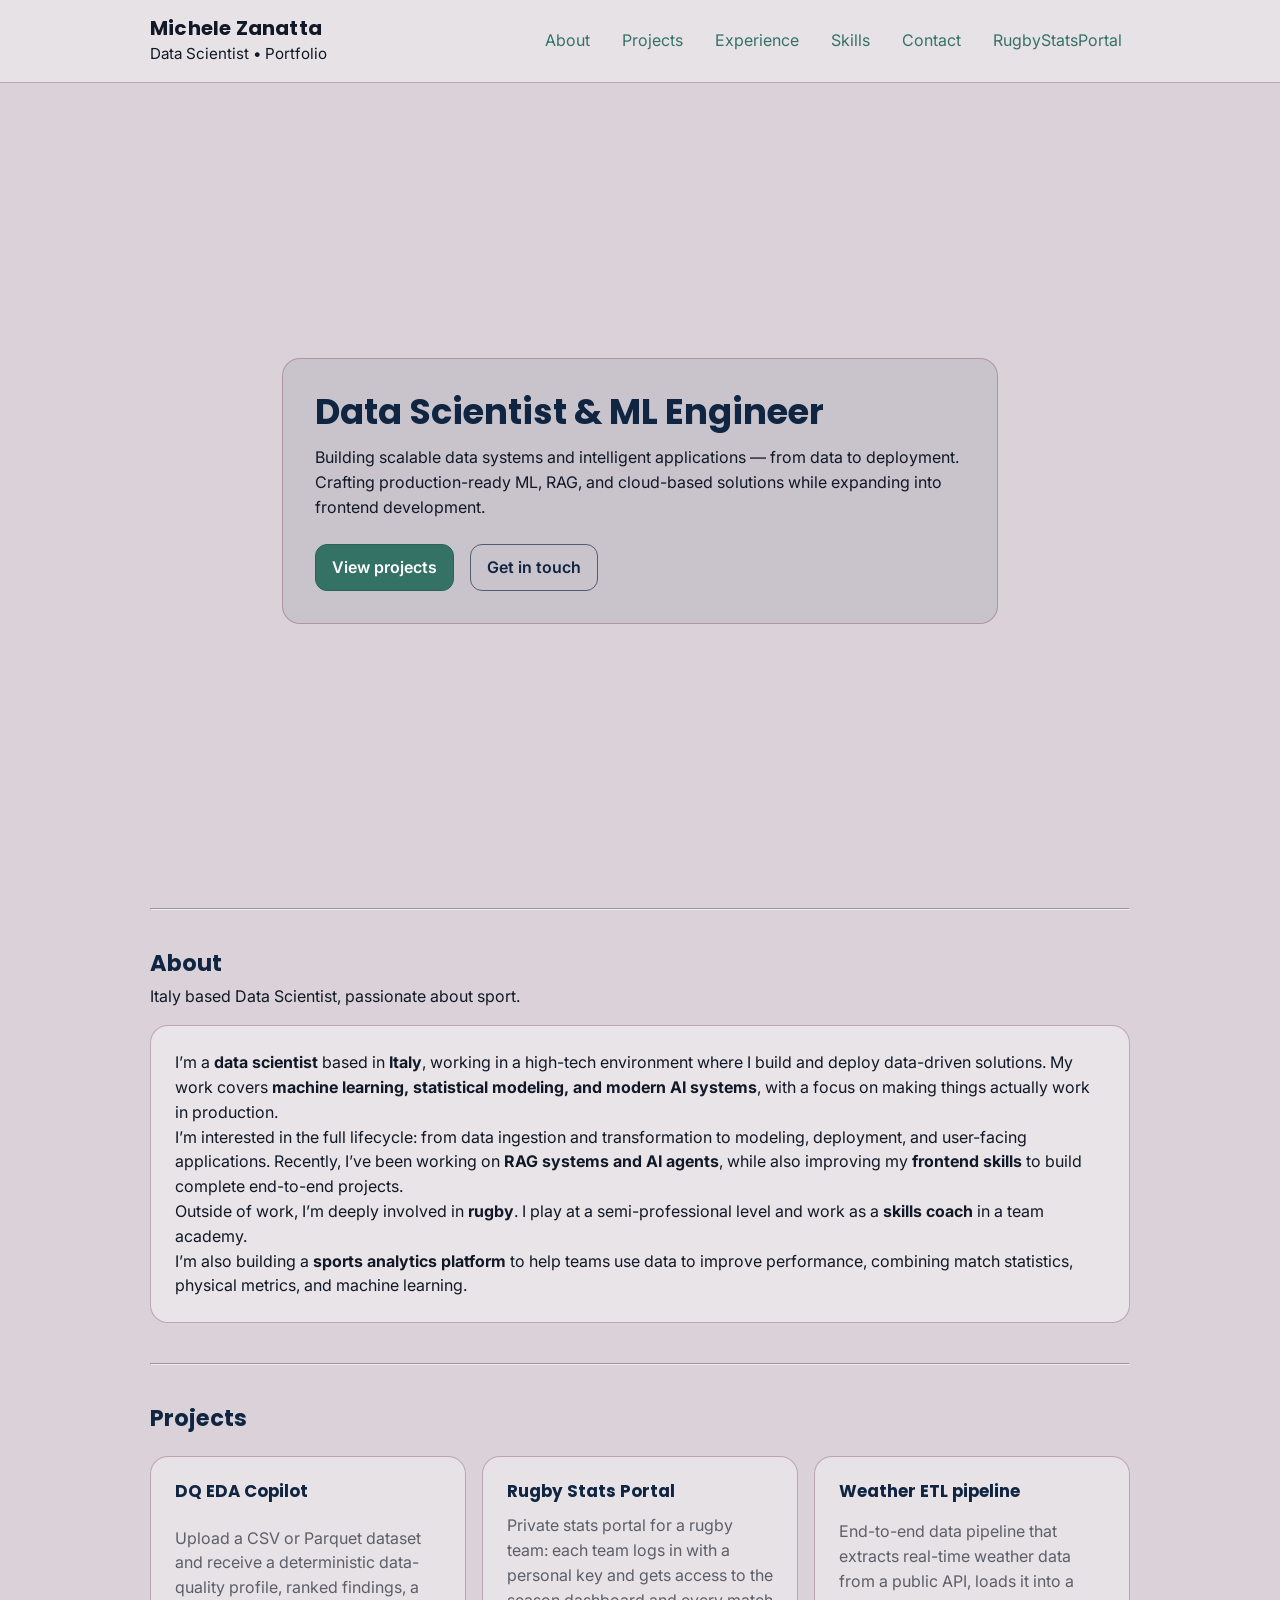
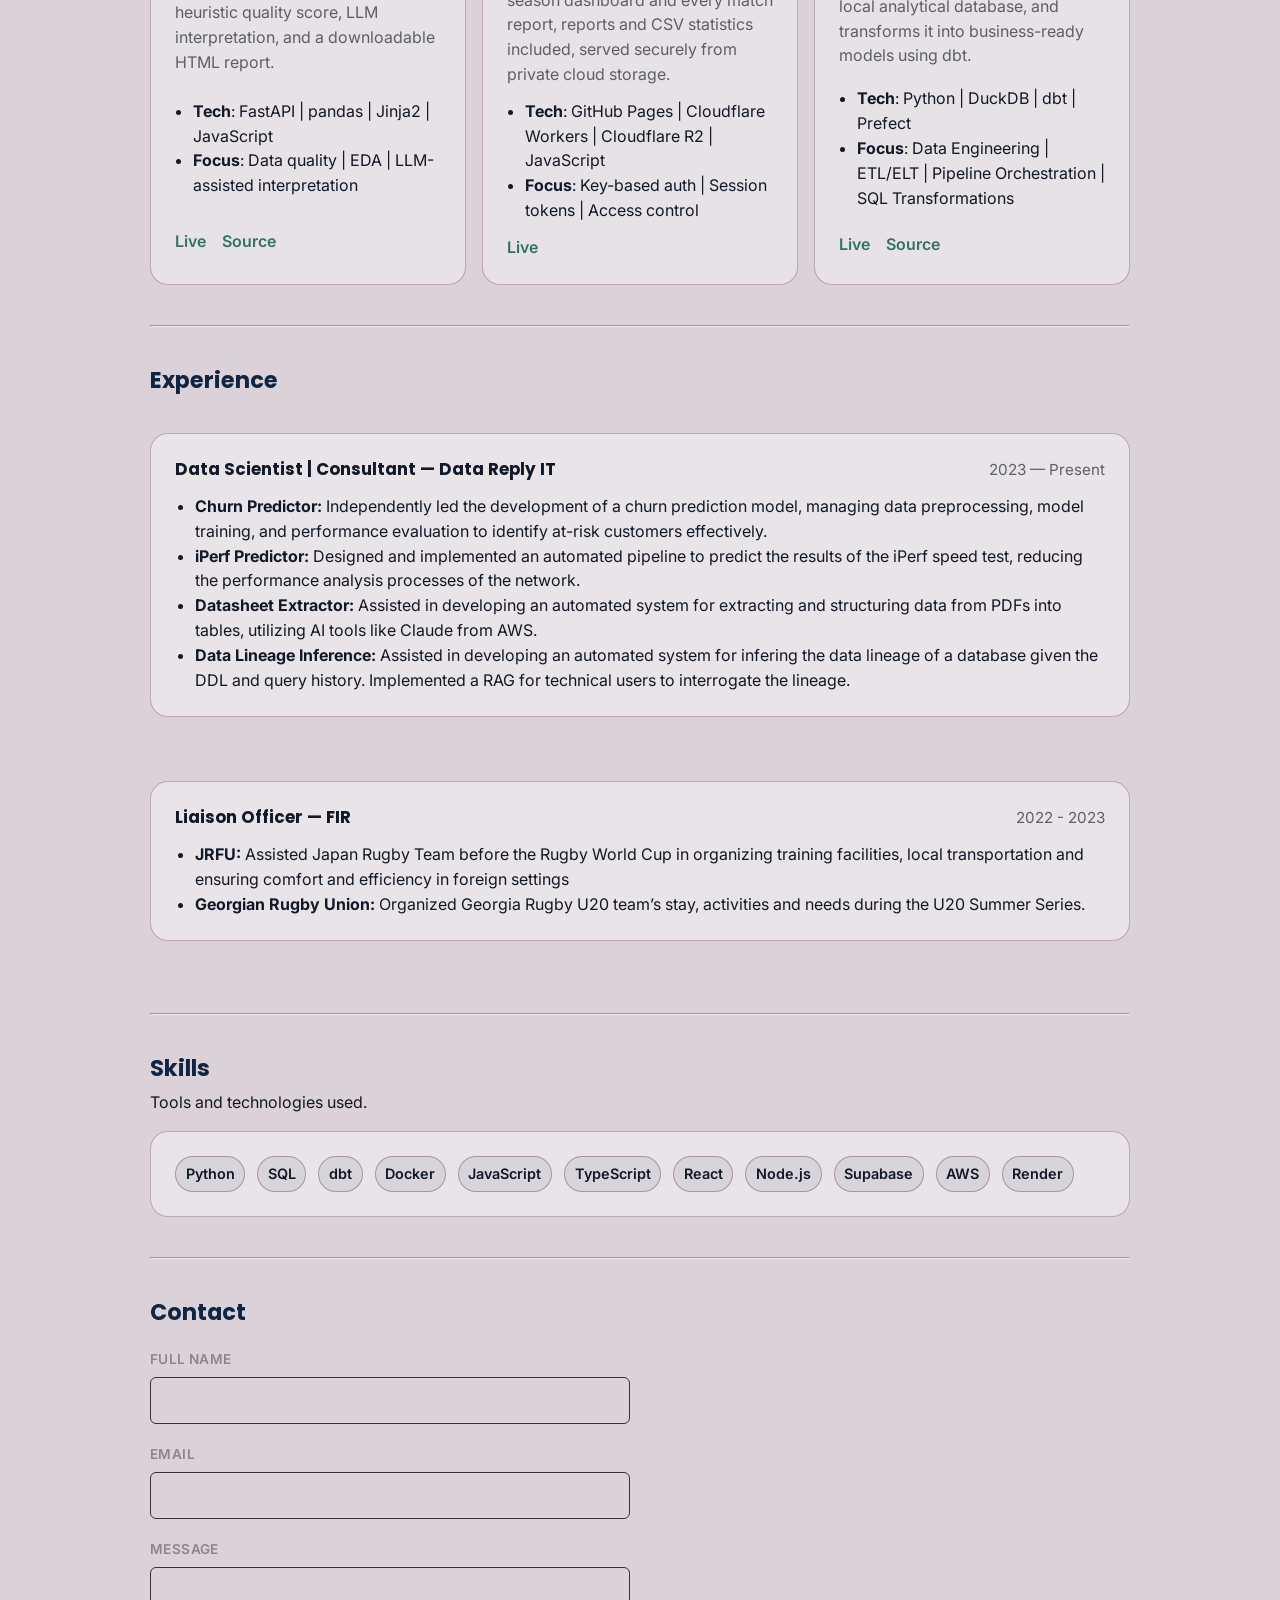
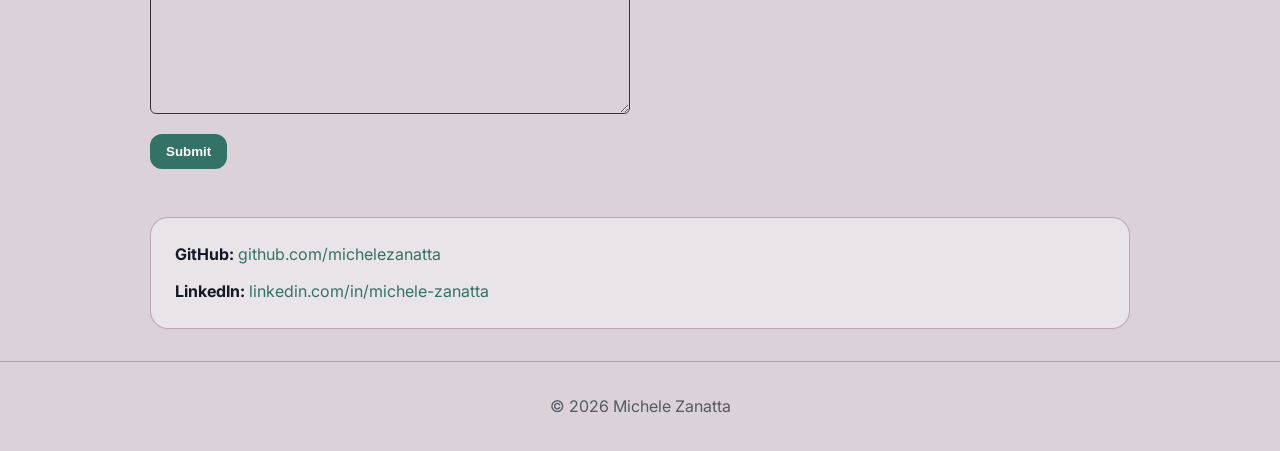
<file: index.html>
<!doctype html>
<html lang="en">
  <head>
    <meta charset="utf-8" />
    <meta name="viewport" content="width=device-width, initial-scale=1" />
    <link href="css/style.css" rel="stylesheet" />
    <link rel="preconnect" href="https://fonts.googleapis.com" />
    <link rel="preconnect" href="https://fonts.gstatic.com" crossorigin />
    <link
      href="https://fonts.googleapis.com/css2?family=Inter:wght@400;500;600&family=Poppins:wght@600;700&display=swap"
      rel="stylesheet"
    />
    <title>Michele Zanatta's Portfolio</title>
  </head>
  <body>
    <a class="skip-link" href="#content">Skip to content</a>

    <header class="site-header">
      <div class="container header-inner">
        <div class="brand">
          <h1 class="brand-title">Michele Zanatta</h1>
          <p class="brand-subtitle">Data Scientist • Portfolio</p>
        </div>

        <nav class="site-nav" aria-label="Primary">
          <a href="#about">About</a>
          <a href="#projects">Projects</a>
          <a href="#experience">Experience</a>
          <a href="#skills">Skills</a>
          <!--<a href="pages/demo">Demo</a>-->
          <a href="#contact">Contact</a>
          <a href="pages/projects/rugby-stats-portal.html">RugbyStatsPortal</a>
        </nav>
      </div>
    </header>

    <main id="content" class="container">
      <section class="hero" aria-label="Intro">
        <div class="hero-card">
          <h2 class="hero-title">Data Scientist & ML Engineer</h2>
          <p class="hero-text">
            Building scalable data systems and intelligent applications — from
            data to deployment. Crafting production-ready ML, RAG, and
            cloud-based solutions while expanding into frontend development.
          </p>
          <div class="hero-actions">
            <a class="button" href="#projects">View projects</a>
            <a class="button button-secondary" href="#contact">Get in touch</a>
          </div>
        </div>
      </section>

      <hr />

      <section id="about" class="section">
        <header class="section-header">
          <h2>About</h2>
          <p>Italy based Data Scientist, passionate about sport.</p>
        </header>
        <div class="panel">
          <p>
            I’m a <strong>data scientist</strong> based in
            <strong>Italy</strong>, working in a high-tech environment where I
            build and deploy data-driven solutions. My work covers
            <strong
              >machine learning, statistical modeling, and modern AI
              systems</strong
            >, with a focus on making things actually work in production.
          </p>
          <p>
            I’m interested in the full lifecycle: from data ingestion and
            transformation to modeling, deployment, and user-facing
            applications. Recently, I’ve been working on
            <strong>RAG systems and AI agents</strong>, while also improving my
            <strong>frontend skills</strong> to build complete end-to-end
            projects.
          </p>

          <p>
            Outside of work, I’m deeply involved in <strong>rugby</strong>. I
            play at a semi-professional level and work as a
            <strong>skills coach</strong> in a team academy.
          </p>
          <p>
            I’m also building a <strong>sports analytics platform</strong> to
            help teams use data to improve performance, combining match
            statistics, physical metrics, and machine learning.
          </p>
        </div>
      </section>

      <hr />

      <section id="projects" class="section">
        <header class="section-header">
          <h2>Projects</h2>
          <p></p>
        </header>

        <div class="grid cards">
          <article class="card">
            <h3>DQ EDA Copilot</h3>
            <p class="muted">
              Upload a CSV or Parquet dataset and receive a deterministic
              data-quality profile, ranked findings, a heuristic quality score,
              LLM interpretation, and a downloadable HTML report.
            </p>
            <ul class="meta">
              <li>
                <strong>Tech</strong>: FastAPI | pandas | Jinja2 | JavaScript
              </li>
              <li>
                <strong>Focus</strong>: Data quality | EDA | LLM-assisted
                interpretation
              </li>
            </ul>
            <div class="card-actions">
              <a href="pages/projects/dq-eda-copilot.html">Live</a>
              <a
                href="https://github.com/michelezanatta/dq-eda-copilot"
                target="_blank"
                rel="noopener noreferrer"
              >
                Source
              </a>
            </div>
          </article>
          <article class="card">
            <h3>Rugby Stats Portal</h3>
            <p class="muted">
              Private stats portal for a rugby team: each team logs in with a personal
              key and gets access to the season dashboard and every match report,
              reports and CSV statistics included, served securely from private cloud
              storage.
            </p>
            <ul class="meta">
              <li>
                <strong>Tech</strong>: GitHub Pages | Cloudflare Workers | Cloudflare R2
                | JavaScript
              </li>
              <li>
                <strong>Focus</strong>: Key-based auth | Session tokens | Access control
              </li>
            </ul>
            <div class="card-actions">
              <a href="pages/projects/rugby-stats-portal.html">Live</a>
            </div>
          </article>
          <article class="card">
            <h3>Weather ETL pipeline</h3>
            <p class="muted">
              End-to-end data pipeline that extracts real-time weather data from
              a public API, loads it into a local analytical database, and
              transforms it into business-ready models using dbt.
            </p>
            <ul class="meta">
              <li><strong>Tech</strong>: Python | DuckDB | dbt | Prefect</li>
              <li>
                <strong>Focus</strong>: Data Engineering | ETL/ELT | Pipeline
                Orchestration | SQL Transformations
              </li>
            </ul>
            <div class="card-actions">
              <a href="pages/projects/weather-etl.html">Live</a>
              <a href="https://github.com/michelezanatta/etl-pipeline-portfolio"
                >Source</a
              >
            </div>
          </article>
          <!-- 
          <article class="card">
            <h3>Project Three</h3>
            <p class="muted">One sentence summary.</p>
            <ul class="meta">
              <li>Tech: …</li>
              <li>Focus: …</li>
            </ul>
            <div class="card-actions">
              <a href="#">Live</a>
              <a href="#">Source</a>
            </div>
          </article> -->
        </div>
      </section>

      <hr />

      <section id="experience" class="section">
        <header class="section-header">
          <h2>Experience</h2>
          <p></p>
        </header>

        <div class="stack">
          <article class="panel">
            <div class="row">
              <h3 class="row-title">
                Data Scientist | Consultant — Data Reply IT
              </h3>
              <p class="row-meta muted">2023 — Present</p>
            </div>
            <ul class="bullets">
              <li>
                <strong>Churn Predictor:</strong> Independently led the
                development of a churn prediction model, managing data
                preprocessing, model training, and performance evaluation to
                identify at-risk customers effectively.
              </li>
              <li>
                <strong>iPerf Predictor:</strong> Designed and implemented an
                automated pipeline to predict the results of the iPerf speed
                test, reducing the performance analysis processes of the
                network.
              </li>
              <li>
                <strong>Datasheet Extractor:</strong> Assisted in developing an
                automated system for extracting and structuring data from PDFs
                into tables, utilizing AI tools like Claude from AWS.
              </li>
              <li>
                <strong>Data Lineage Inference:</strong> Assisted in developing
                an automated system for infering the data lineage of a database
                given the DDL and query history. Implemented a RAG for technical
                users to interrogate the lineage.
              </li>
            </ul>
          </article>
        </div>

        <div class="stack">
          <article class="panel">
            <div class="row">
              <h3 class="row-title">Liaison Officer — FIR</h3>
              <p class="row-meta muted">2022 - 2023</p>
            </div>
            <ul class="bullets">
              <li>
                <strong>JRFU:</strong> Assisted Japan Rugby Team before the
                Rugby World Cup in organizing training facilities, local
                transportation and ensuring comfort and efficiency in foreign
                settings
              </li>
              <li>
                <strong>Georgian Rugby Union:</strong> Organized Georgia Rugby
                U20 team’s stay, activities and needs during the U20 Summer
                Series.
              </li>
            </ul>
          </article>
        </div>
      </section>

      <hr />

      <section id="skills" class="section">
        <header class="section-header">
          <h2>Skills</h2>
          <p>Tools and technologies used.</p>
        </header>

        <div class="panel">
          <div class="tags" aria-label="Skills list">
            <span class="tag">Python</span>
            <span class="tag">SQL</span>
            <span class="tag">dbt</span>
            <span class="tag">Docker</span>
            <span class="tag">JavaScript</span>
            <span class="tag">TypeScript</span>
            <span class="tag">React</span>
            <span class="tag">Node.js</span>
            <span class="tag">Supabase</span>
            <span class="tag">AWS</span>
            <span class="tag">Render</span>
          </div>
        </div>
      </section>

      <hr />

      <section id="contact" class="section">
        <header class="section-header">
          <h2>Contact</h2>
          <form
            action="https://formspree.io/f/mljrnvgz"
            method="POST"
            class="contact-form"
          >
            <div class="form-group">
              <label for="name">Full Name</label>
              <input type="text" id="name" name="name" required />
            </div>

            <div class="form-group">
              <label for="email">Email</label>
              <input type="email" id="email" name="email" required />
            </div>

            <div class="form-group">
              <label for="message">Message</label>
              <textarea
                id="message"
                name="message"
                rows="5"
                required
              ></textarea>
            </div>

            <!-- honeypot anti-spam, invisibile agli utenti reali -->
            <input type="text" name="_gotcha" style="display: none" />

            <button type="submit" class="button">Submit</button>
          </form>
        </section>

        <div class="panel">
          <ul class="contact-list">
            <li>
              <strong>GitHub:</strong>
              <a href="https://github.com/michelezanatta"
                >github.com/michelezanatta</a
              >
            </li>
            <li>
              <strong>LinkedIn:</strong>
              <a href="https://www.linkedin.com/in/michele-zanatta/"
                >linkedin.com/in/michele-zanatta</a
              >
            </li>
          </ul>
        </div>
      </section>
    </main>

    <footer class="site-footer">
      <div class="container footer-inner">
        <p class="muted">© <span id="year">2026</span> Michele Zanatta</p>
      </div>
    </footer>

    <script>
      // Footer year
      document.getElementById("year").textContent = String(
        new Date().getFullYear(),
      );

      // Keep CSS --header-height in sync with the real sticky header height
      const header = document.querySelector(".site-header");

      function setHeaderHeightVar() {
        if (!header) return;
        const heightPx = header.offsetHeight;
        document.documentElement.style.setProperty(
          "--header-height",
          `${heightPx}px`,
        );
      }

      // 1) Set once immediately
      setHeaderHeightVar();

      // 2) Update whenever header size changes (wraps, fonts load, etc.)
      if ("ResizeObserver" in window && header) {
        new ResizeObserver(setHeaderHeightVar).observe(header);
      } else {
        // Fallback (older browsers): update on window resize
        window.addEventListener("resize", setHeaderHeightVar);
      }

      // 3) Extra safety: after fonts finish loading (can change header height)
      if (document.fonts && document.fonts.ready) {
        document.fonts.ready.then(setHeaderHeightVar);
      }
    </script>
  </body>
</html>
</file>
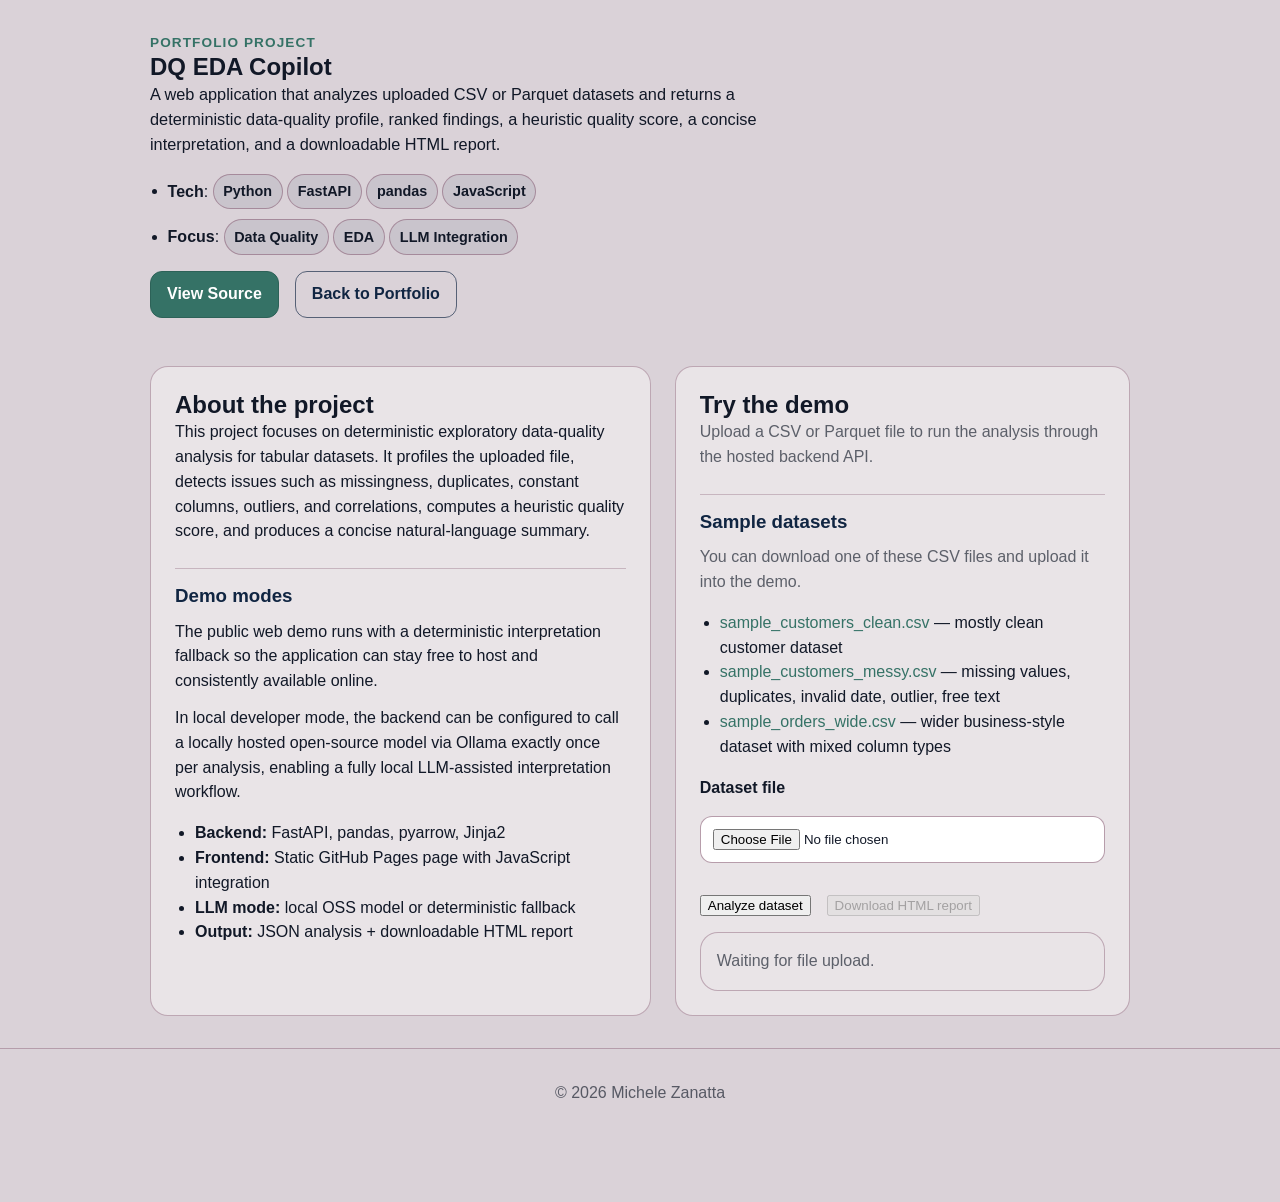
<file: pages/projects/dq-eda-copilot.html>
<!doctype html>
<html lang="en">
  <head>
    <meta charset="UTF-8" />
    <meta name="viewport" content="width=device-width, initial-scale=1.0" />
    <title>DQ EDA Copilot | Michele Zanatta</title>
    <link rel="stylesheet" href="../../css/style.css" />
  </head>
  <body>
    <main class="project-page">
      <section class="project-hero container">
        <p class="eyebrow">Portfolio Project</p>
        <h1>DQ EDA Copilot</h1>
        <p class="lead">
          A web application that analyzes uploaded CSV or Parquet datasets and
          returns a deterministic data-quality profile, ranked findings, a
          heuristic quality score, a concise interpretation, and a downloadable
          HTML report.
        </p>

        <ul class="meta">
          <li>
            <strong>Tech</strong>:
            <span class="tag">Python</span>
            <span class="tag">FastAPI</span>
            <span class="tag">pandas</span>
            <span class="tag">JavaScript</span>
          </li>
          <li style="padding-top: 10px">
            <strong>Focus</strong>:
            <span class="tag">Data Quality</span>
            <span class="tag">EDA</span>
            <span class="tag">LLM Integration</span>
          </li>
        </ul>

        <div class="project-links">
          <a
            class="button"
            href="https://github.com/michelezanatta/dq-eda-copilot"
            target="_blank"
            rel="noopener noreferrer"
          >
            View Source
          </a>
          <a class="button button-secondary" href="../../index.html">
            Back to Portfolio
          </a>
        </div>
      </section>

      <section class="container">
        <div class="project-grid">
          <div class="project-panel">
            <h2>About the project</h2>
            <p>
              This project focuses on deterministic exploratory data-quality
              analysis for tabular datasets. It profiles the uploaded file,
              detects issues such as missingness, duplicates, constant columns,
              outliers, and correlations, computes a heuristic quality score,
              and produces a concise natural-language summary.
            </p>

            <div class="project-mode-note">
              <h3>Demo modes</h3>
              <p>
                The public web demo runs with a deterministic interpretation
                fallback so the application can stay free to host and
                consistently available online.
              </p>
              <p>
                In local developer mode, the backend can be configured to call a
                locally hosted open-source model via Ollama exactly once per
                analysis, enabling a fully local LLM-assisted interpretation
                workflow.
              </p>
            </div>

            <ul class="project-bullets">
              <li>
                <strong>Backend:</strong> FastAPI, pandas, pyarrow, Jinja2
              </li>
              <li>
                <strong>Frontend:</strong> Static GitHub Pages page with
                JavaScript integration
              </li>
              <li>
                <strong>LLM mode:</strong> local OSS model or deterministic
                fallback
              </li>
              <li>
                <strong>Output:</strong> JSON analysis + downloadable HTML
                report
              </li>
            </ul>
          </div>

          <div class="project-panel">
            <h2>Try the demo</h2>
            <p class="muted">
              Upload a CSV or Parquet file to run the analysis through the
              hosted backend API.
            </p>

            <div class="sample-datasets">
              <h3>Sample datasets</h3>
              <p class="muted">
                You can download one of these CSV files and upload it into the
                demo.
              </p>
              <ul class="project-bullets">
                <li>
                  <a
                    href="../../assets/datasets/sample_customers_clean.csv"
                    download
                  >
                    sample_customers_clean.csv
                  </a>
                  — mostly clean customer dataset
                </li>
                <li>
                  <a
                    href="../../assets/datasets/sample_customers_messy.csv"
                    download
                  >
                    sample_customers_messy.csv
                  </a>
                  — missing values, duplicates, invalid date, outlier, free text
                </li>
                <li>
                  <a
                    href="../../assets/datasets/sample_orders_wide.csv"
                    download
                  >
                    sample_orders_wide.csv
                  </a>
                  — wider business-style dataset with mixed column types
                </li>
              </ul>
            </div>

            <form id="dq-upload-form" class="upload-form">
              <label for="datasetFile" class="form-label">Dataset file</label>
              <input
                id="datasetFile"
                name="file"
                type="file"
                accept=".csv,.parquet"
                required
              />

              <div class="form-actions">
                <button type="submit" class="btn">Analyze dataset</button>
                <button
                  type="button"
                  id="downloadReportBtn"
                  class="btn btn-secondary"
                  disabled
                >
                  Download HTML report
                </button>
              </div>
            </form>

            <div id="apiStatus" class="status-box muted">
              Waiting for file upload.
            </div>
          </div>
        </div>
      </section>

      <section class="container">
        <div id="resultsSection" class="results-section hidden">
          <h2>Analysis Results</h2>

          <div class="summary-grid" id="summaryGrid"></div>

          <div class="result-card">
            <h3>LLM Interpretation</h3>
            <div id="llmReportContent"></div>
          </div>

          <div class="result-card">
            <h3>Top Findings</h3>
            <div class="table-wrapper">
              <table id="findingsTable">
                <thead>
                  <tr>
                    <th>Severity</th>
                    <th>Type</th>
                    <th>Column</th>
                    <th>Title</th>
                    <th>Message</th>
                  </tr>
                </thead>
                <tbody></tbody>
              </table>
            </div>
          </div>

          <div class="result-card">
            <h3>Column Profiles</h3>
            <div class="table-wrapper">
              <table id="profilesTable">
                <thead>
                  <tr>
                    <th>Column</th>
                    <th>Profile Type</th>
                    <th>Logical Type</th>
                    <th>Null Ratio</th>
                    <th>Unique Ratio</th>
                    <th>Constant</th>
                  </tr>
                </thead>
                <tbody></tbody>
              </table>
            </div>
          </div>
        </div>
      </section>

      <footer class="site-footer">
        <div class="container footer-inner">
          <p class="muted">© <span id="year"></span> Michele Zanatta</p>
        </div>
      </footer>

      <script>
        document.getElementById("year").textContent = String(
          new Date().getFullYear(),
        );
      </script>
    </main>

    <script>
      window.DQ_API_BASE_URL = "https://dq-eda-copilot.onrender.com";
    </script>
    <script src="../../js/dq-eda-copilot.js"></script>
  </body>
</html>
</file>
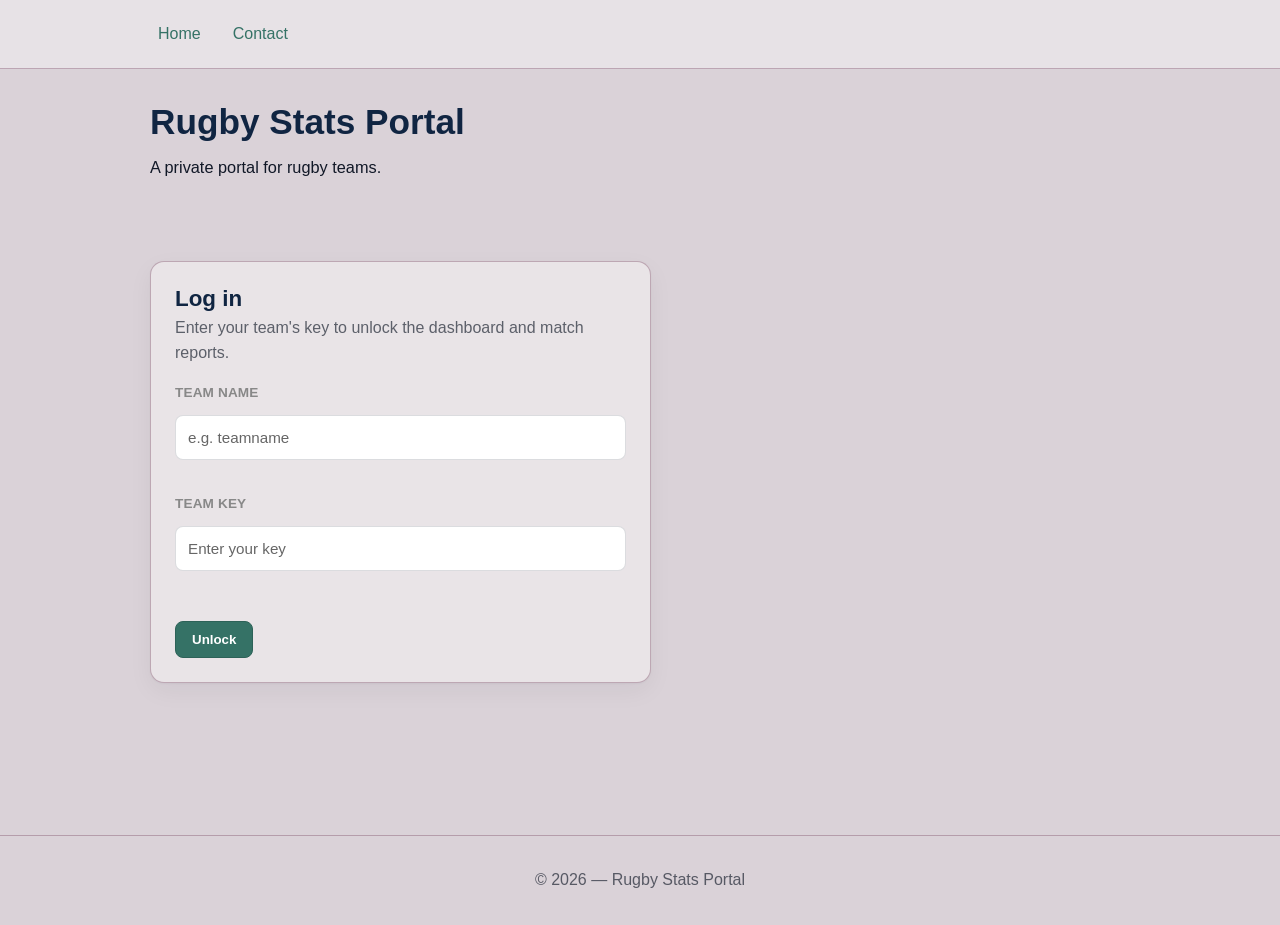
<file: pages/projects/rugby-stats-portal.html>
<!doctype html>

<html lang="en">
  <head>
    <meta charset="utf-8" />
    <meta content="width=device-width, initial-scale=1.0" name="viewport" />
    <title>Rugby Stats Portal</title>
    <link href="../../css/style.css" rel="stylesheet" />
    <style>
      /* Scoped polish for the Rugby Stats Portal page.
         Kept inside .project-page so it can't affect other portfolio pages.*/
      .project-page .project-panel,
      .project-page .result-card {
        border-radius: 14px;
        box-shadow:
          0 1px 2px rgba(15, 23, 42, 0.04),
          0 8px 24px rgba(15, 23, 42, 0.05);
        transition: box-shadow 0.2s ease;
      }

      .project-page .panel-header {
        display: flex;
        align-items: flex-start;
        justify-content: space-between;
        gap: 1rem;
      }

      .project-page .panel-header h2 {
        margin-bottom: 0.25rem;
      }

      .project-page .upload-form .form-group {
        margin-bottom: 1.1rem;
      }

      .project-page .upload-form label {
        display: block;
        font-weight: 600;
        font-size: 0.85rem;
        letter-spacing: 0.01em;
        margin-bottom: 0.35rem;
      }

      .project-page .upload-form input,
      .project-page .upload-form select,
      .project-page select {
        width: 100%;
        box-sizing: border-box;
        padding: 0.6rem 0.75rem;
        border-radius: 8px;
        border: 1px solid rgba(15, 23, 42, 0.15);
        font-size: 0.95rem;
        transition:
          border-color 0.15s ease,
          box-shadow 0.15s ease;
        background-color: #fff;
      }

      .project-page .upload-form input:focus,
      .project-page select:focus {
        outline: none;
        border-color: #2563eb;
        box-shadow: 0 0 0 3px rgba(37, 99, 235, 0.15);
      }

      .project-page select:disabled,
      .project-page .button:disabled {
        opacity: 0.55;
        cursor: not-allowed;
      }

      .project-page .button {
        border-radius: 8px;
        transition:
          transform 0.1s ease,
          box-shadow 0.15s ease,
          opacity 0.15s ease;
      }

      .project-page .button:not(:disabled):hover {
        transform: translateY(-1px);
        box-shadow: 0 4px 10px rgba(15, 23, 42, 0.12);
      }

      .project-page .form-actions {
        display: flex;
        gap: 0.75rem;
        align-items: center;
      }

      .project-page .status-box {
        border-radius: 8px;
        padding: 0.65rem 0.9rem;
        font-size: 0.9rem;
        border-left: 3px solid transparent;
        margin-top: 1rem;
      }

      .project-page .status-success {
        background: rgba(22, 163, 74, 0.08);
        border-left-color: #16a34a;
        color: #15803d;
      }

      .project-page .status-error {
        background: rgba(220, 38, 38, 0.08);
        border-left-color: #dc2626;
        color: #b91c1c;
      }

      .project-page .status-loading {
        background: rgba(37, 99, 235, 0.08);
        border-left-color: #2563eb;
        color: #1d4ed8;
      }

      .project-page .status-info {
        background: rgba(100, 116, 139, 0.1);
        border-left-color: #64748b;
        color: #475569;
      }

      .project-page #emptyState {
        border: 1px dashed rgba(15, 23, 42, 0.15);
        border-radius: 10px;
        padding: 1.5rem;
        text-align: center;
      }

      .project-page .card {
        border: 1px solid rgba(15, 23, 42, 0.08);
        border-radius: 10px;
        padding: 1rem 1.25rem;
        margin-top: 1rem;
      }

      .project-page .card h3 {
        margin-top: 0;
      }

      .project-page .stack {
        display: flex;
        flex-direction: column;
        gap: 0.9rem;
      }

      .project-page .card-actions {
        display: flex;
        flex-wrap: wrap;
        gap: 0.6rem;
        margin-top: 0.9rem;
      }

      @media (min-width: 640px) {
        .project-page .stack {
          flex-direction: row;
        }

        .project-page .stack .form-group {
          flex: 1;
        }
      }
    </style>
  </head>
  <body>
    <a class="skip-link" href="#main">Skip to content</a>
    <header class="site-header">
      <div class="container header-inner">
        <nav aria-label="Main navigation" class="site-nav">
          <a href="../../index.html">Home</a>
          <a href="../../index.html#contact">Contact</a>
        </nav>
      </div>
    </header>
    <main class="project-page" id="main">
      <section class="project-hero">
        <div class="container project-hero-inner">
          <h1 class="hero-title">Rugby Stats Portal</h1>
          <p class="lead">A private portal for rugby teams.</p>
        </div>
      </section>
      <section class="section" id="access">
        <div class="container">
          <div class="project-grid">
            <div class="project-panel">
              <div class="section-header panel-header">
                <div>
                  <h2>Log in</h2>
                  <p class="muted">
                    Enter your team's key to unlock the dashboard and match
                    reports.
                  </p>
                </div>
                <button
                  class="button button-secondary hidden"
                  id="logoutButton"
                  type="button"
                >
                  Logout
                </button>
              </div>
              <form autocomplete="off" class="upload-form" id="accessForm">
                <div class="form-group">
                  <label for="teamName">Team name</label
                  ><input
                    id="teamName"
                    name="teamName"
                    placeholder="e.g. teamname"
                    required=""
                    type="text"
                  />
                </div>
                <div class="form-group">
                  <label for="teamKey">Team key</label>
                  <input
                    id="teamKey"
                    name="teamKey"
                    placeholder="Enter your key"
                    required=""
                    type="password"
                  />
                </div>
                <div class="form-actions">
                  <button class="button" id="accessSubmit" type="submit">
                    Unlock
                  </button>
                </div>
              </form>
              <div
                aria-live="polite"
                class="status-box hidden"
                id="statusBox"
                role="status"
              ></div>
            </div>
            <div class="result-card hidden" id="downloadsCard">
              <div class="section-header">
                <h2 id="resultsTitle">Your content</h2>
                <p class="muted" id="resultsSubtitle">
                  Appears here after logging in.
                </p>
              </div>
              <div class="muted" id="emptyState">
                Enter your team's name and key to see seasons, dashboards, and
                match stats.
              </div>
              <div class="hidden downloads-inline" id="seasonMatchControls">
                <h3>Downloads</h3>
                <p class="muted">
                  Select a season and match to download stats or the latest
                  dashboard.
                </p>
                <div class="stack">
                  <div class="form-group">
                    <label for="seasonSelect">Season</label
                    ><select disabled="" id="seasonSelect" name="seasonSelect">
                      <option value="">Select season…</option>
                    </select>
                  </div>
                  <div class="form-group">
                    <label for="matchSelect">Match</label
                    ><select disabled="" id="matchSelect" name="matchSelect">
                      <option value="">Select match…</option>
                    </select>
                  </div>
                </div>
                <div class="card-actions">
                  <button
                    class="button"
                    disabled=""
                    id="downloadDashboardBtn"
                    type="button"
                  >
                    Download dashboard</button
                  ><button
                    class="button button-secondary"
                    disabled=""
                    id="downloadStatsBtn"
                    type="button"
                  >
                    Download stats CSV
                  </button>
                </div>
              </div>
              <div id="dashboardSlot"></div>
            </div>
          </div>
        </div>
      </section>
    </main>
    <footer class="site-footer">
      <div class="container footer-inner">
        <p class="muted">© <span id="year"></span> — Rugby Stats Portal</p>
      </div>
    </footer>
    <script>
      (function () {
        "use strict";

        const WORKER_URL =
          "https://rugby-access-api.michelezanatta07.workers.dev";

        const STORAGE_KEY_TOKEN = "rugbyStats:token";
        const STORAGE_KEY_TEAM = "rugbyStats:team";

        const form = document.getElementById("accessForm");
        const teamInput = document.getElementById("teamName");
        const keyInput = document.getElementById("teamKey");
        const seasonSelect = document.getElementById("seasonSelect");
        const matchSelect = document.getElementById("matchSelect");
        const downloadStatsBtn = document.getElementById("downloadStatsBtn");
        const downloadDashboardBtn = document.getElementById(
          "downloadDashboardBtn",
        );

        let currentFiles = { dashboard: null, files: [] };
        let currentToken = null;
        let currentTeamLabel = "";
        const submitButton = document.getElementById("accessSubmit");
        const logoutButton = document.getElementById("logoutButton");
        const statusBox = document.getElementById("statusBox");
        const emptyState = document.getElementById("emptyState");
        const dashboardSlot = document.getElementById("dashboardSlot");
        const resultsTitle = document.getElementById("resultsTitle");
        const resultsSubtitle = document.getElementById("resultsSubtitle");
        const seasonMatchControls = document.getElementById(
          "seasonMatchControls",
        );
        const downloadsCard = document.getElementById("downloadsCard");

        document.getElementById("year").textContent = new Date().getFullYear();

        function setStatus(message, type) {
          statusBox.textContent = message;
          statusBox.className = "status-box status-" + type;
        }

        function clearStatus() {
          statusBox.textContent = "";
          statusBox.className = "status-box hidden";
        }

        function setLoading(isLoading) {
          submitButton.disabled = isLoading;
          submitButton.textContent = isLoading ? "Checking…" : "Unlock";
        }

        function readTeamFromSession() {
          const raw = sessionStorage.getItem(STORAGE_KEY_TEAM);
          if (!raw) return null;
          try {
            return JSON.parse(raw);
          } catch {
            return null;
          }
        }

        function downloadUrl(fileKey) {
          const url = new URL(WORKER_URL + "/download");
          url.searchParams.set("key", fileKey);
          return url.toString();
        }

        async function authorizedDownload(fileKey, token) {
          const url = downloadUrl(fileKey);
          const response = await fetch(url, {
            headers: { Authorization: "Bearer " + token },
          });

          if (response.status === 401) {
            clearSession();
            showLoggedOutState();
            throw new Error("Session expired.");
          }

          if (!response.ok) {
            const data = await response.json().catch(() => null);
            throw new Error((data && data.message) || "Download failed.");
          }

          const blob = await response.blob();
          const filename =
            (response.headers.get("Content-Disposition") || "")
              .split("filename=")[1]
              ?.replace(/"/g, "") || fileKey.split("/").pop();

          const objectUrl = URL.createObjectURL(blob);
          const a = document.createElement("a");
          a.href = objectUrl;
          a.download = filename || "download";
          document.body.appendChild(a);
          a.click();
          a.remove();
          setTimeout(() => URL.revokeObjectURL(objectUrl), 1000);
        }

        /*function renderDashboard(dashboard, token) {
          dashboardSlot.innerHTML = "";
          if (!dashboard) return;
          
          const card = document.createElement("div");
          card.className = "card";
          card.innerHTML =
            "<h3>Season dashboard</h3>" + '<div class="card-actions"></div>';

          const link = document.createElement("a");
          link.className = "button";
          link.href = "#";
          link.addEventListener("click", function (e) {
            e.preventDefault();
            authorizedDownload(dashboard.key, token).catch(function (err) {
              setStatus(err.message || "Download failed.", "error");
            });
          });
          link.textContent = "Open dashboard";
          card.querySelector(".card-actions").appendChild(link);

          dashboardSlot.appendChild(card);
        }
          */

        async function loadSeasons(token, teamName) {
          setStatus("Loading seasons…", "loading");
          seasonSelect.innerHTML = '<option value="">Select season…</option>';
          matchSelect.innerHTML = '<option value="">Select match…</option>';
          seasonSelect.disabled = true;
          matchSelect.disabled = true;
          downloadStatsBtn.disabled = true;
          downloadDashboardBtn.disabled = true;
          currentFiles = { dashboard: null, files: [] };

          try {
            const response = await fetch(WORKER_URL + "/seasons", {
              headers: { Authorization: "Bearer " + token },
            });

            if (response.status === 401) {
              clearSession();
              showLoggedOutState();
              setStatus(
                "Your session has expired. Please enter your credentials again.",
                "error",
              );
              return;
            }

            const data = await response.json().catch(() => null);

            if (!response.ok || !data || !data.success) {
              setStatus(
                (data && data.message) ||
                  "Couldn't load seasons. Please try again later.",
                "error",
              );
              return;
            }

            showLoggedInState(teamName);

            const seasons = Array.isArray(data.seasons) ? data.seasons : [];
            if (seasons.length === 0) {
              setStatus(
                "Authenticated, but no seasons found for this team.",
                "info",
              );
              seasonSelect.disabled = true;
              return;
            }

            seasons
              .slice()
              .sort()
              .reverse()
              .forEach(function (season) {
                const opt = document.createElement("option");
                opt.value = season;
                opt.textContent = season;
                seasonSelect.appendChild(opt);
              });

            seasonSelect.disabled = false;
            setStatus("Authenticated. Seasons loaded.", "success");
          } catch (err) {
            setStatus(
              "Connection error while loading seasons. Check your network and try again.",
              "error",
            );
          }
        }

        async function loadSeasonFiles(token, teamName, season) {
          if (!season) return;
          setStatus("Loading matches…", "loading");
          matchSelect.innerHTML = '<option value="">Select match…</option>';
          matchSelect.disabled = true;
          downloadStatsBtn.disabled = true;
          downloadDashboardBtn.disabled = true;
          dashboardSlot.innerHTML = "";
          currentFiles = { dashboard: null, files: [] };

          try {
            const url = new URL(WORKER_URL + "/files");
            url.searchParams.set("season", season);

            const response = await fetch(url.toString(), {
              headers: { Authorization: "Bearer " + token },
            });

            if (response.status === 401) {
              clearSession();
              showLoggedOutState();
              setStatus(
                "Your session has expired. Please enter your credentials again.",
                "error",
              );
              return;
            }

            const data = await response.json().catch(() => null);

            if (!response.ok || !data || !data.success) {
              setStatus(
                (data && data.message) ||
                  "Couldn't load season files. Please try again later.",
                "error",
              );
              return;
            }

            showLoggedInState(teamName);

            currentFiles = {
              dashboard: data.dashboard || null,
              files: data.files || [],
            };

            // Dashboard (latest only, provided by Worker)
            /*renderDashboard(data.dashboard, token);*/
            downloadDashboardBtn.disabled = !currentFiles.dashboard;

            // Match CSV list
            const csvFiles = (currentFiles.files || []).filter(function (f) {
              return (
                f &&
                typeof f.filename === "string" &&
                f.filename.toLowerCase().endsWith(".csv")
              );
            });

            if (csvFiles.length === 0) {
              setStatus(
                "Season loaded, but no match CSV files were found.",
                "info",
              );
              matchSelect.disabled = true;
              return;
            }

            csvFiles
              .slice()
              .sort(function (a, b) {
                return (b.filename || "").localeCompare(a.filename || "");
              })
              .forEach(function (file) {
                const opt = document.createElement("option");
                opt.value = file.key;
                opt.textContent = (file.filename || file.key).replace(
                  /\.csv$/i,
                  "",
                );
                matchSelect.appendChild(opt);
              });

            matchSelect.disabled = false;
            setStatus("Matches loaded for " + season + ".", "success");
          } catch (err) {
            setStatus(
              "Connection error while loading matches. Check your network and try again.",
              "error",
            );
          }
        }

        function triggerDownload(url) {
          const a = document.createElement("a");
          a.href = url;
          a.rel = "noopener";
          a.download = "";
          document.body.appendChild(a);
          a.click();
          a.remove();
        }

        async function handleDownloadStats(token) {
          const fileKey = matchSelect.value;
          if (!fileKey) {
            setStatus("Select a match first.", "error");
            return;
          }
          downloadStatsBtn.disabled = true;
          setStatus("Preparing stats download…", "loading");
          try {
            await authorizedDownload(fileKey, token);
            setStatus("Stats download started.", "success");
          } catch (err) {
            setStatus("Couldn't start stats download.", "error");
          } finally {
            downloadStatsBtn.disabled = false;
          }
        }

        async function handleDownloadDashboard(token) {
          if (!currentFiles.dashboard || !currentFiles.dashboard.key) {
            setStatus("No dashboard available for this season.", "error");
            return;
          }
          downloadDashboardBtn.disabled = true;
          setStatus("Preparing dashboard download…", "loading");
          try {
            await authorizedDownload(currentFiles.dashboard.key, token);
            setStatus("Dashboard download started.", "success");
          } catch (err) {
            setStatus("Couldn't start dashboard download.", "error");
          } finally {
            downloadDashboardBtn.disabled = false;
          }
        }

        function saveSession(token, team) {
          sessionStorage.setItem(STORAGE_KEY_TOKEN, token);
          sessionStorage.setItem(STORAGE_KEY_TEAM, JSON.stringify(team || {}));
        }

        function clearSession() {
          sessionStorage.removeItem(STORAGE_KEY_TOKEN);
          sessionStorage.removeItem(STORAGE_KEY_TEAM);
          currentToken = null;
          currentTeamLabel = "";
        }

        function resetDownloadUi() {
          seasonSelect.innerHTML = '<option value="">Select season…</option>';
          matchSelect.innerHTML = '<option value="">Select match…</option>';
          seasonSelect.disabled = true;
          matchSelect.disabled = true;
          downloadStatsBtn.disabled = true;
          downloadDashboardBtn.disabled = true;
          currentFiles = { dashboard: null, files: [] };
          dashboardSlot.innerHTML = "";
          if (seasonMatchControls) seasonMatchControls.classList.add("hidden");
        }

        function showLoggedOutState() {
          form.classList.remove("hidden");
          logoutButton.classList.add("hidden");
          emptyState.classList.remove("hidden");
          resultsTitle.textContent = "Your content";
          resultsSubtitle.textContent = "Appears here after logging in.";
          downloadsCard.classList.add("hidden");
          resetDownloadUi();
        }

        function showLoggedInState(teamName) {
          form.classList.add("hidden");
          logoutButton.classList.remove("hidden");
          emptyState.classList.add("hidden");
          resultsTitle.textContent = teamName || "Your content";
          resultsSubtitle.textContent =
            "Dashboard and match reports available for download.";
          downloadsCard.classList.remove("hidden");
          if (seasonMatchControls)
            seasonMatchControls.classList.remove("hidden");
        }

        form.addEventListener("submit", async function (event) {
          event.preventDefault();
          clearStatus();
          setLoading(true);

          try {
            const response = await fetch(WORKER_URL + "/access", {
              method: "POST",
              headers: { "Content-Type": "application/json" },
              body: JSON.stringify({
                team_name: teamInput.value,
                key: keyInput.value,
              }),
            });

            const data = await response.json().catch(() => null);

            if (!response.ok || !data || !data.success) {
              setStatus(
                "Authentication failed. Check team name/key and try again.",
                "error",
              );
              setLoading(false);
              return;
            }

            saveSession(data.token, data.team);
            currentToken = data.token;
            currentTeamLabel =
              (data.team && (data.team.label || data.team.name)) || "";
            keyInput.value = "";
            teamInput.value = "";
            setLoading(false);

            await loadSeasons(currentToken, currentTeamLabel);
          } catch (err) {
            setStatus(
              "Connection error. Check your network and try again.",
              "error",
            );
            setLoading(false);
          }
        });

        seasonSelect.addEventListener("change", function () {
          loadSeasonFiles(currentToken, currentTeamLabel, seasonSelect.value);
        });

        matchSelect.addEventListener("change", function () {
          downloadStatsBtn.disabled = !matchSelect.value;
        });

        downloadStatsBtn.addEventListener("click", function () {
          handleDownloadStats(currentToken);
        });

        downloadDashboardBtn.addEventListener("click", function () {
          handleDownloadDashboard(currentToken);
        });

        logoutButton.addEventListener("click", function () {
          clearSession();
          form.reset();
          resetDownloadUi();
          showLoggedOutState();
          setStatus("Logged out successfully.", "success");
        });

        // If a session is already saved (same tab), try to restore it.
        (function init() {
          const token = sessionStorage.getItem(STORAGE_KEY_TOKEN);
          const team = readTeamFromSession();
          const teamLabel = team && (team.label || team.name);

          if (token) {
            currentToken = token;
            currentTeamLabel = teamLabel || "";
            showLoggedInState(teamLabel);
            loadSeasons(token, teamLabel);
          } else {
            showLoggedOutState();
          }
        })();
      })();
    </script>
  </body>
</html>
</file>
<file: css/style.css>
:root {
  /* Color palette */
  --color-primary: #357266;
  --color-secondary: #102542;
  --color-background: #dad2d8;
  --color-text: #111827;
  --color-border: #875c74;

  /* Layout */
  --container-max: 980px;
  --space-1: 0.5rem;
  --space-2: 0.75rem;
  --space-3: 1rem;
  --space-4: 1.5rem;
  --space-5: 2rem;
  --space-6: 4rem;
  --radius-1: 12px;
  --radius-2: 18px;
  --header-height: 82px;

  /* Typography */
  --font-main: "Inter", sans-serif;
  --font-heading: "Poppins", sans-serif;
}

*,
*::before,
*::after {
  box-sizing: border-box;
}

body {
  font-family: var(--font-main);
  background-color: var(--color-background);
  color: var(--color-text);
  margin: 0;
  line-height: 1.55;
}

h1,
h2,
h3 {
  font-family: var(--font-heading);
  line-height: 1.2;
  margin: 0;
}

a {
  color: var(--color-primary);
  text-decoration: none;
}

a:hover {
  text-decoration: underline;
}

p {
  margin: 0;
}

ul {
  margin: 0;
  padding-left: 1.25rem;
}

.container {
  width: min(var(--container-max), calc(100% - 2 * var(--space-4)));
  margin: 0 auto;
}

.muted {
  color: color-mix(in oklab, var(--color-text), transparent 35%);
}

.skip-link {
  position: absolute;
  left: 0px;
  top: var(--space-3);
  background: white;
  color: black;
  padding: var(--space-2) var(--space-3);
  border-radius: var(--radius-1);
}

.skip-link:focus {
  left: var(--space-3);
}

.site-header {
  position: sticky;
  top: 0;
  z-index: 10;
  background: color-mix(in oklab, var(--color-background), white 35%);
  border-bottom: 1px solid
    color-mix(in oklab, var(--color-border), transparent 55%);
  backdrop-filter: blur(8px);
}

.header-inner {
  display: flex;
  align-items: center;
  justify-content: space-between;
  gap: var(--space-4);
  padding: var(--space-3) 0;
}

.brand-title {
  font-size: 1.25rem;
  letter-spacing: 0.2px;
}

.brand-subtitle {
  margin-top: 2px;
  font-size: 0.95rem;
}

.site-nav {
  display: flex;
  gap: var(--space-3);
  flex-wrap: wrap;
  justify-content: flex-end;
}

.site-nav a {
  padding: 0.35rem 0.5rem;
  border-radius: 10px;
}

.site-nav a:hover {
  background: color-mix(in oklab, var(--color-primary), transparent 85%);
  text-decoration: none;
}

.hero {
  min-height: calc(100svh - var(--header-height));
  display: flex;
  align-items: center;
  justify-content: center;
}

.hero-card {
  border: 1px solid color-mix(in oklab, var(--color-border), transparent 55%);
  background: color-mix(in oklab, var(--color-secondary), transparent 92%);
  border-radius: var(--radius-2);
  padding: var(--space-5);
}

.hero-title {
  font-size: clamp(1.6rem, 3vw, 2.2rem);
  color: var(--color-secondary);
}

.hero-text {
  margin-top: var(--space-2);
  max-width: 65ch;
}

.hero-actions {
  margin-top: var(--space-4);
  display: flex;
  gap: var(--space-3);
  flex-wrap: wrap;
}

.button {
  display: inline-flex;
  align-items: center;
  justify-content: center;
  gap: 0.5rem;
  padding: 0.65rem 1rem;
  border-radius: 12px;
  background: var(--color-primary);
  color: white;
  border: 1px solid color-mix(in oklab, var(--color-primary), black 10%);
  font-weight: 600;
}

.button:hover {
  text-decoration: none;
  filter: brightness(0.98);
}

.button-secondary {
  background: transparent;
  color: var(--color-secondary);
  border: 1px solid color-mix(in oklab, var(--color-secondary), transparent 35%);
}

.section {
  padding: var(--space-5) 0;
  scroll-margin-top: calc(var(--header-height) + 1rem);
}

.section-header {
  display: grid;
  gap: var(--space-1);
  margin-bottom: var(--space-3);
}

.section-header h2 {
  font-size: 1.4rem;
  color: var(--color-secondary);
}

.panel {
  background: color-mix(in oklab, var(--color-background), white 40%);
  border: 1px solid color-mix(in oklab, var(--color-border), transparent 55%);
  border-radius: var(--radius-2);
  padding: var(--space-4);
}

.grid {
  display: grid;
  gap: var(--space-3);
}

.cards {
  grid-template-columns: repeat(3, minmax(0, 1fr));
}

@media (max-width: 900px) {
  .cards {
    grid-template-columns: repeat(2, minmax(0, 1fr));
  }
}

@media (max-width: 640px) {
  .header-inner {
    align-items: flex-start;
    flex-direction: column;
  }

  .cards {
    grid-template-columns: 1fr;
  }

  .hero-card {
    padding: var(--space-4);
  }
}

.card {
  background: color-mix(in oklab, var(--color-background), white 35%);
  border: 1px solid color-mix(in oklab, var(--color-border), transparent 55%);
  border-radius: var(--radius-2);
  padding: var(--space-4);
  display: grid;
  gap: var(--space-2);
}

.card h3 {
  font-size: 1.05rem;
  color: var(--color-secondary);
}

.meta {
  padding-left: 1.1rem;
}

.card-actions {
  display: flex;
  gap: var(--space-3);
  align-items: center;
}

.card-actions a {
  font-weight: 600;
}

.stack {
  display: grid;
  gap: var(--space-3);
  padding-bottom: var(--space-5);
  margin-top: 2rem;
}

.row {
  display: flex;
  align-items: baseline;
  justify-content: space-between;
  gap: var(--space-3);
}

.row-title {
  font-size: 1.05rem;
}

.row-meta {
  font-size: 0.95rem;
}

.bullets {
  margin-top: var(--space-2);
}

.tags {
  display: flex;
  gap: var(--space-2);
  flex-wrap: wrap;
}

.tag {
  display: inline-flex;
  align-items: center;
  padding: 0.35rem 0.6rem;
  border-radius: 999px;
  border: 1px solid color-mix(in oklab, var(--color-border), transparent 45%);
  background: color-mix(in oklab, var(--color-secondary), transparent 92%);
  font-weight: 600;
  font-size: 0.9rem;
}

.contact-list {
  list-style: none;
  padding-left: 0;
  display: grid;
  gap: var(--space-2);
}

.site-footer {
  padding: var(--space-5) 0;
  border-top: 1px solid
    color-mix(in oklab, var(--color-border), transparent 55%);
  margin-top: var(--space-5);
}

.footer-inner {
  display: flex;
  justify-content: center;
}

.project-hero {
  padding: var(--space-5) 0 var(--space-4);
}

.project-hero-inner {
  display: grid;
  gap: var(--space-2);
}

.project-hero-full {
  width: 100%;
  border-radius: 0;
  border-left: 0;
  border-right: 0;
  padding-left: var(--space-6);
  padding-right: var(--space-6);
}

/* ---- Code blocks + inline code (project pages) ---- */

pre {
  margin: var(--space-4);
  padding: var(--space-3);
  border-radius: var(--radius-1);
  border: 1px solid color-mix(in oklab, var(--color-border), transparent 55%);
  background: color-mix(in oklab, var(--color-secondary), transparent 92%);
  overflow-x: auto;
}

pre code {
  display: block;
  font-family:
    ui-monospace, SFMono-Regular, Menlo, Monaco, Consolas, "Liberation Mono",
    "Courier New", monospace;
  font-size: 0.92rem;
  line-height: 1.5;
  white-space: pre;
}

/* Inline code (avoid affecting code inside pre) */
:not(pre) > code {
  font-family:
    ui-monospace, SFMono-Regular, Menlo, Monaco, Consolas, "Liberation Mono",
    "Courier New", monospace;
  font-size: 0.95em;
  padding: 0.15rem 0.35rem;
  border-radius: 8px;
  border: 1px solid color-mix(in oklab, var(--color-border), transparent 60%);
  background: color-mix(in oklab, var(--color-secondary), transparent 94%);
}

/* Mermaid container styling (works for div.mermaid or pre.mermaid) */
.mermaid {
  margin-top: var(--space-2);
  padding: var(--space-3);
  border-radius: var(--radius-1);
  border: 1px solid color-mix(in oklab, var(--color-border), transparent 55%);
  background: color-mix(in oklab, var(--color-background), white 45%);
  overflow-x: auto;
}

.project-page {
  padding: 0 0 var(--space-6);
}

.eyebrow {
  text-transform: uppercase;
  letter-spacing: 0.08em;
  font-size: 0.85rem;
  color: var(--color-primary);
  font-weight: 700;
}

.lead {
  max-width: 72ch;
  font-size: 1.02rem;
}

.project-links,
.form-actions {
  display: flex;
  gap: var(--space-3);
  flex-wrap: wrap;
  margin-top: var(--space-3);
}

.project-hero .meta {
  margin-top: var(--space-3);
  margin-bottom: var(--space-3);
}

.project-grid {
  display: grid;
  grid-template-columns: 1.1fr 1fr;
  gap: var(--space-4);
  margin: var(--space-4) 0;
}

.project-panel,
.result-card,
.summary-card,
.status-box {
  background: color-mix(in oklab, var(--color-background), white 40%);
  border: 1px solid color-mix(in oklab, var(--color-border), transparent 55%);
  border-radius: var(--radius-2);
}

.project-panel,
.result-card {
  padding: var(--space-4);
}

.project-bullets {
  margin-top: var(--space-3);
}

.upload-form {
  display: grid;
  gap: var(--space-3);
  margin-top: var(--space-3);
}

.form-label {
  font-weight: 600;
}

input[type="file"] {
  display: block;
  width: 100%;
  padding: var(--space-2);
  border-radius: var(--radius-1);
  border: 1px solid color-mix(in oklab, var(--color-border), transparent 40%);
  background: white;
  color: var(--color-text);
}

.status-box {
  margin-top: var(--space-3);
  padding: var(--space-3);
}

.status-info {
  color: var(--color-text);
}

.status-loading {
  background: color-mix(in oklab, #dbeafe, white 35%);
  border-color: color-mix(in oklab, #60a5fa, transparent 45%);
  color: #1d4ed8;
}

.status-success {
  background: color-mix(in oklab, #dcfce7, white 20%);
  border-color: color-mix(in oklab, #4ade80, transparent 45%);
  color: #166534;
}

.status-error {
  background: color-mix(in oklab, #fee2e2, white 20%);
  border-color: color-mix(in oklab, #f87171, transparent 45%);
  color: #991b1b;
}

.summary-grid {
  display: grid;
  grid-template-columns: repeat(5, minmax(0, 1fr));
  gap: var(--space-3);
  margin: var(--space-4) 0;
}

.summary-card {
  padding: var(--space-3);
}

.summary-label {
  font-size: 0.8rem;
  text-transform: uppercase;
  color: color-mix(in oklab, var(--color-text), transparent 35%);
  margin-bottom: 0.35rem;
}

.summary-value {
  font-size: 1.05rem;
  font-weight: 700;
  color: var(--color-secondary);
  word-break: break-word;
}

.results-section {
  display: grid;
  gap: var(--space-4);
  margin-top: var(--space-5);
}

.hidden {
  display: none !important;
}

.table-wrapper {
  overflow-x: auto;
  margin-top: var(--space-3);
}

table {
  width: 100%;
  border-collapse: collapse;
}

th,
td {
  text-align: left;
  padding: 0.8rem 0.7rem;
  border-bottom: 1px solid
    color-mix(in oklab, var(--color-border), transparent 70%);
  vertical-align: top;
}

th {
  color: var(--color-secondary);
  font-size: 0.92rem;
}

.badge {
  display: inline-flex;
  align-items: center;
  padding: 0.25rem 0.55rem;
  border-radius: 999px;
  font-size: 0.75rem;
  font-weight: 700;
  text-transform: uppercase;
}

.badge-low {
  background: color-mix(in oklab, #dbeafe, white 15%);
  color: #1d4ed8;
}

.badge-medium {
  background: color-mix(in oklab, #fef3c7, white 10%);
  color: #b45309;
}

.badge-high {
  background: color-mix(in oklab, #fee2e2, white 10%);
  color: #b91c1c;
}

.badge-critical {
  background: color-mix(in oklab, #e5e7eb, white 10%);
  color: #111827;
}

@media (max-width: 960px) {
  .project-grid {
    grid-template-columns: 1fr;
  }

  .summary-grid {
    grid-template-columns: repeat(2, minmax(0, 1fr));
  }
}

@media (max-width: 640px) {
  .summary-grid {
    grid-template-columns: 1fr;
  }
}

.sample-datasets {
  margin-top: var(--space-4);
  padding-top: var(--space-3);
  border-top: 1px solid
    color-mix(in oklab, var(--color-border), transparent 65%);
}

.sample-datasets h3 {
  margin-bottom: var(--space-2);
  color: var(--color-secondary);
}

.project-mode-note {
  margin-top: var(--space-4);
  padding-top: var(--space-3);
  border-top: 1px solid
    color-mix(in oklab, var(--color-border), transparent 65%);
  display: grid;
  gap: var(--space-2);
}

.project-mode-note h3 {
  color: var(--color-secondary);
}

.contact-form {
  display: flex;
  flex-direction: column;
  gap: 1.25rem;
  max-width: 480px;
  margin-top: 1rem;
}

.form-group {
  display: flex;
  flex-direction: column;
  gap: 0.4rem;
}

.form-group label {
  font-size: 0.85rem;
  font-weight: 600;
  color: var(--text-muted, #888);
  text-transform: uppercase;
  letter-spacing: 0.03em;
}

.form-group input,
.form-group textarea {
  font: inherit;
  padding: 0.65rem 0.85rem;
  border-radius: var(--radius, 6px);
  border: 1px solid var(--border, #333);
  background: var(--color-background);
  color: var(--color-text, #eee);
  transition:
    border-color 0.2s ease,
    box-shadow 0.2s ease;
}

.form-group input::placeholder,
.form-group textarea::placeholder {
  color: var(--text-muted, #666);
}

.form-group input:focus,
.form-group textarea:focus {
  outline: none;
  border-color: var(--accent, #4f9eff);
  box-shadow: 0 0 0 3px var(--accent-soft, rgba(79, 158, 255, 0.15));
}

.form-group textarea {
  resize: vertical;
  min-height: 120px;
}

.contact-form .button {
  align-self: flex-start;
  cursor: pointer;
  border: none;
}
</file>
